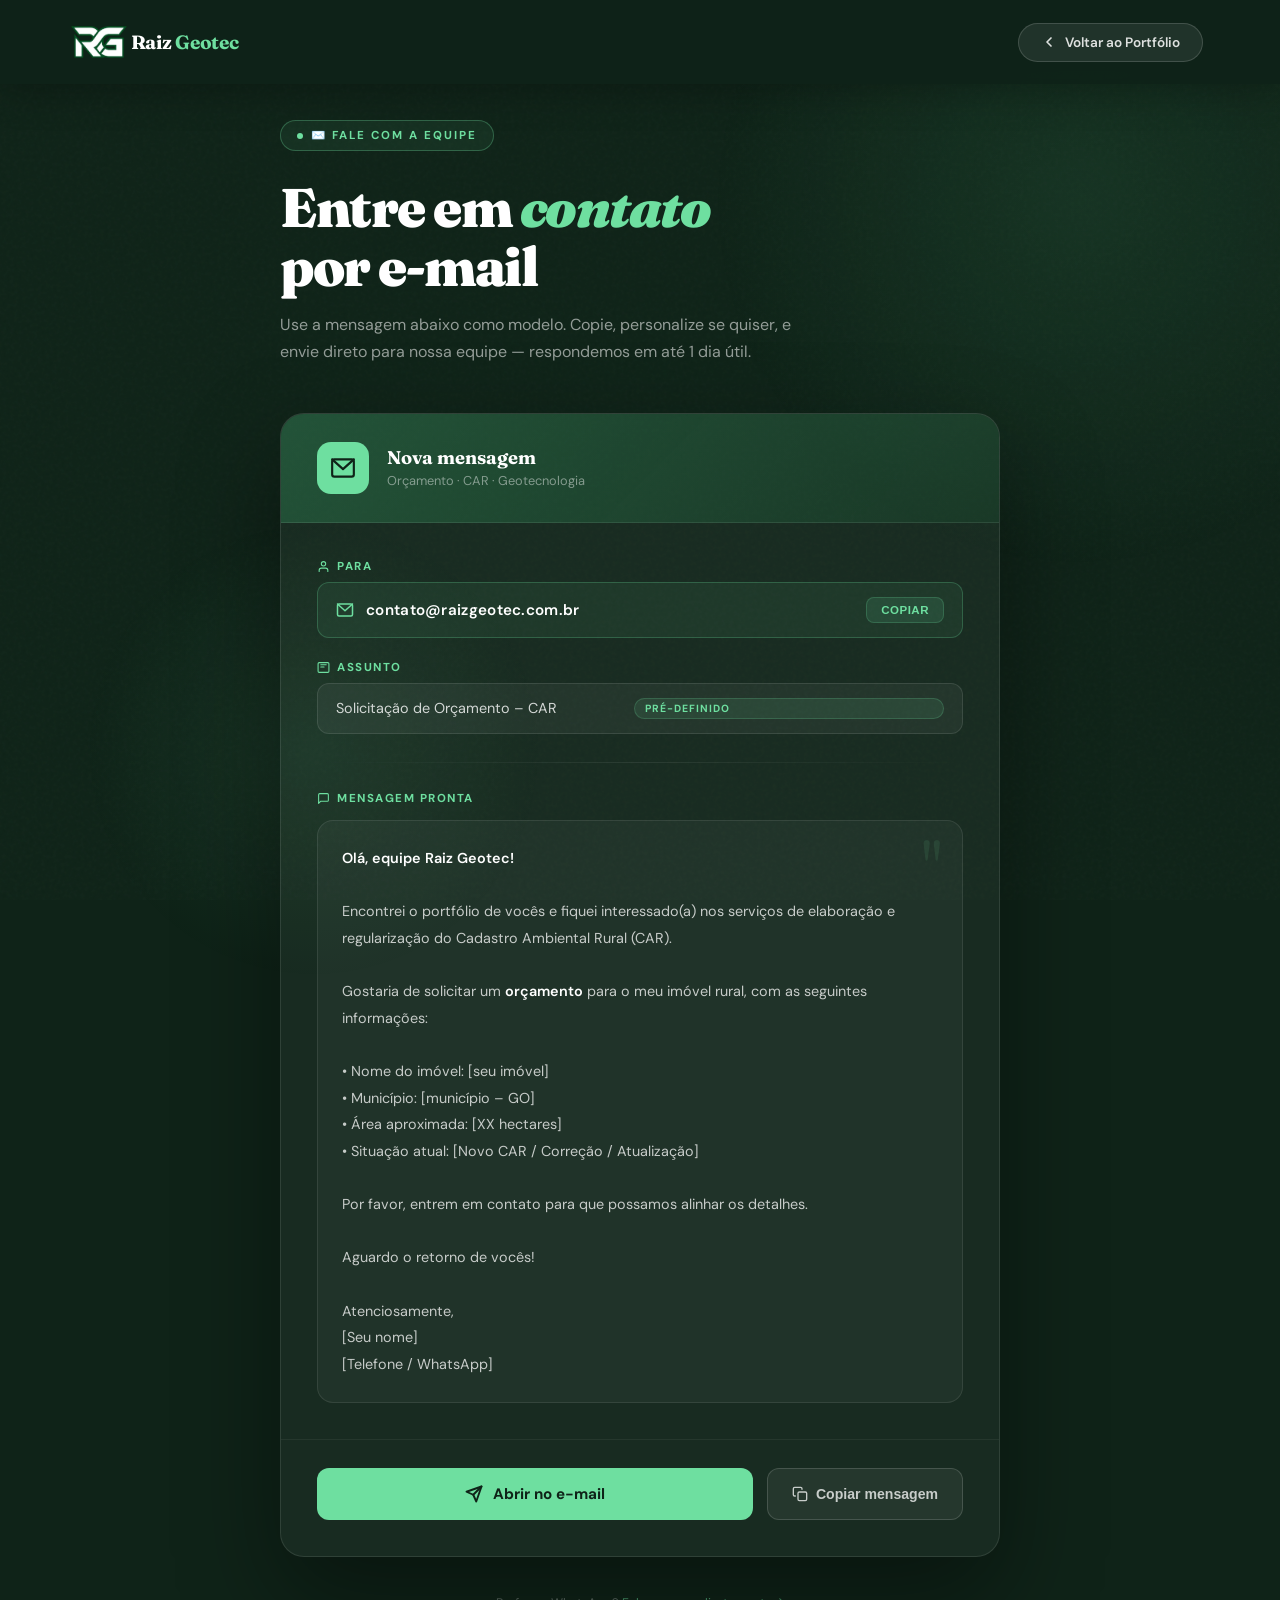
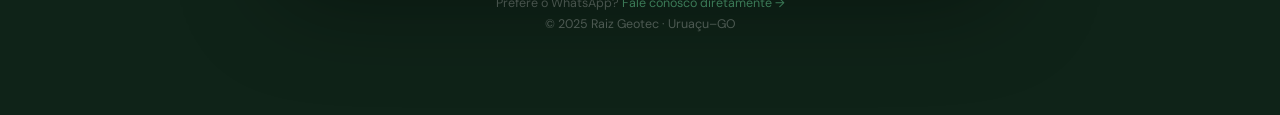
<file: email.html>
<!DOCTYPE html>
<html lang="pt-BR">
<head>
<meta charset="utf-8"/>
<meta content="width=device-width, initial-scale=1.0" name="viewport"/>
<title>Raiz Geotec | Contato por E-mail</title>
<link href="https://fonts.googleapis.com/css2?family=Fraunces:ital,wght@0,400;0,700;0,900;1,400&family=DM+Sans:wght@300;400;500;600&display=swap" rel="stylesheet"/>
<link href="email.css" rel="stylesheet"/>
</head>
<body>

<div class="bg-noise"></div>
<div class="bg-glow"></div>
<div class="bg-glow2"></div>

<!-- NAV -->
<nav>
<a class="logo" href="#">
  <img src="logo.png" alt="Raiz Geotec" class="logo-mark">
  <span class="logo-text">Raiz <span>Geotec</span></span>
</a>
  <a class="nav-back" href="index.html">
    <svg viewBox="0 0 24 24"><polyline points="15 18 9 12 15 6"/></svg>
    Voltar ao Portfólio
  </a>
</nav>

<main>
  <div class="email-wrapper">

    <div class="chip">✉️ Fale com a equipe</div>

    <h1 class="email-title">
      Entre em <em>contato</em><br/>por e-mail
    </h1>
    <p class="email-subtitle">
      Use a mensagem abaixo como modelo. Copie, personalize se quiser, e envie direto para nossa equipe — respondemos em até 1 dia útil.
    </p>

    <!-- CARD -->
    <div class="email-card">

      <div class="card-header">
        <div class="card-header-icon">
          <svg viewBox="0 0 24 24"><rect x="2" y="4" width="20" height="16" rx="2"/><polyline points="2,4 12,13 22,4"/></svg>
        </div>
        <div class="card-header-text">
          <h2>Nova mensagem</h2>
          <p>Orçamento · CAR · Geotecnologia</p>
        </div>
      </div>

      <div class="card-body">

        <!-- PARA -->
        <div class="field-row">
          <div class="field-label">
            <svg viewBox="0 0 24 24"><path d="M20 21v-2a4 4 0 0 0-4-4H8a4 4 0 0 0-4 4v2"/><circle cx="12" cy="7" r="4"/></svg>
            Para
          </div>
          <div class="field-to">
            <svg viewBox="0 0 24 24"><rect x="2" y="4" width="20" height="16" rx="2"/><polyline points="2,4 12,13 22,4"/></svg>
            <span class="email-address" id="emailAddress">contato@raizgeotec.com.br</span>
            <button class="copy-btn" id="copyEmailBtn" onclick="copyEmail()">Copiar</button>
          </div>
        </div>

        <!-- ASSUNTO -->
        <div class="field-row">
          <div class="field-label">
            <svg viewBox="0 0 24 24"><path d="M7 7h10M7 11h6"/><rect x="2" y="3" width="20" height="18" rx="2"/></svg>
            Assunto
          </div>
          <div class="field-subject">
            <span>Solicitação de Orçamento – CAR</span>
            <span class="subject-badge">Pré-definido</span>
          </div>
        </div>

        <div class="divider"></div>

        <!-- MENSAGEM -->
        <div class="message-label">
          <svg viewBox="0 0 24 24"><path d="M21 15a2 2 0 0 1-2 2H7l-4 4V5a2 2 0 0 1 2-2h14a2 2 0 0 1 2 2z"/></svg>
          Mensagem pronta
        </div>

        <div class="message-box">
          <p class="message-text" id="messageText"><strong>Olá, equipe Raiz Geotec!</strong>

Encontrei o portfólio de vocês e fiquei interessado(a) nos serviços de elaboração e regularização do Cadastro Ambiental Rural (CAR).

Gostaria de solicitar um <strong>orçamento</strong> para o meu imóvel rural, com as seguintes informações:

• Nome do imóvel: [seu imóvel]
• Município: [município – GO]
• Área aproximada: [XX hectares]
• Situação atual: [Novo CAR / Correção / Atualização]

Por favor, entrem em contato para que possamos alinhar os detalhes.

Aguardo o retorno de vocês!

Atenciosamente,
[Seu nome]
[Telefone / WhatsApp]</p>
        </div>

      </div>

      <div class="card-actions">
        <a class="btn-send" id="sendBtn" href="#" onclick="openEmail(); return false;">
          <svg viewBox="0 0 24 24"><line x1="22" y1="2" x2="11" y2="13"/><polygon points="22 2 15 22 11 13 2 9 22 2"/></svg>
          Abrir no e-mail
        </a>
        <button class="btn-copy-all" onclick="copyAll()">
          <svg viewBox="0 0 24 24"><rect x="9" y="9" width="13" height="13" rx="2"/><path d="M5 15H4a2 2 0 0 1-2-2V4a2 2 0 0 1 2-2h9a2 2 0 0 1 2 2v1"/></svg>
          Copiar mensagem
        </button>
      </div>

    </div>
    <!-- /CARD -->

    <p class="footer-note">
      Prefere o WhatsApp? <a href="https://wa.me/5500000000000">Fale conosco diretamente →</a><br/>
      © 2025 Raiz Geotec · Uruaçu–GO
    </p>

  </div>
</main>

<!-- TOAST -->
<div class="toast" id="toast">
  <svg viewBox="0 0 24 24"><polyline points="20 6 9 17 4 12"/></svg>
  <span id="toastMsg">Copiado!</span>
</div>

<script>
  const EMAIL = 'contato@raizgeotec.com.br';
  const SUBJECT = 'Solicitação de Orçamento – CAR';
  const MESSAGE = document.getElementById('messageText').innerText;

  function showToast(msg) {
    const t = document.getElementById('toast');
    document.getElementById('toastMsg').textContent = msg;
    t.classList.add('show');
    setTimeout(() => t.classList.remove('show'), 2800);
  }

  function copyEmail() {
    navigator.clipboard.writeText(EMAIL).then(() => {
      const btn = document.getElementById('copyEmailBtn');
      btn.textContent = '✓ Copiado';
      btn.classList.add('copied');
      showToast('E-mail copiado!');
      setTimeout(() => {
        btn.textContent = 'Copiar';
        btn.classList.remove('copied');
      }, 2500);
    });
  }

  function copyAll() {
    navigator.clipboard.writeText(MESSAGE).then(() => {
      showToast('Mensagem copiada!');
    });
  }

  function openEmail() {
    const body = encodeURIComponent(MESSAGE);
    const subj = encodeURIComponent(SUBJECT);
    window.location.href = `mailto:${EMAIL}?subject=${subj}&body=${body}`;
  }

  // Nav scroll effect (subtle)
  window.addEventListener('scroll', () => {
    document.querySelector('nav').style.boxShadow =
      window.scrollY > 20 ? '0 4px 40px rgba(0,0,0,0.5)' : '0 4px 40px rgba(0,0,0,0.3)';
  });
</script>
</body>
</html>
</file>
<file: email.css>
:root {
  --verde-escuro: #0f2318;
  --verde-medio: #1a4a2e;
  --verde-vivo: #2d7a4f;
  --verde-claro: #4aad72;
  --verde-neon: #6edfa0;
  --terra: #8b5e3c;
  --terra-claro: #c4935a;
  --creme: #f5f0e8;
  --branco: #ffffff;
  --cinza: #e8e4dc;
  --texto: #1a1a15;
  --texto-suave: #5a5a50;
}

*, *::before, *::after { box-sizing: border-box; margin: 0; padding: 0; }
html { scroll-behavior: smooth; }

body {
  font-family: 'DM Sans', sans-serif;
  background: var(--verde-escuro);
  color: var(--branco);
  overflow-x: hidden;
  min-height: 100vh;
}

/* NAV */
nav {
  position: fixed; top: 0; left: 0; right: 0; z-index: 1000;
  padding: 20px 6%;
  display: flex; justify-content: space-between; align-items: center;
  background: rgba(15,35,24,0.96);
  backdrop-filter: blur(16px);
  box-shadow: 0 4px 40px rgba(0,0,0,0.3);
}
.logo {
  display: flex; align-items: center; gap: 10px;
  text-decoration: none;
}

.logo-text {
  font-family: 'Fraunces', serif;
  font-size: 1.2rem; font-weight: 700;
  color: var(--branco); letter-spacing: -0.3px;
}
.logo-text span { color: var(--verde-neon); }

.nav-back {
  display: flex; align-items: center; gap: 8px;
  background: rgba(255,255,255,0.08);
  border: 1px solid rgba(255,255,255,0.15);
  color: rgba(255,255,255,0.85);
  padding: 10px 22px; border-radius: 50px;
  font-weight: 600; font-size: 0.85rem;
  text-decoration: none;
  transition: all 0.3s;
}
.nav-back:hover {
  border-color: var(--verde-neon);
  color: var(--verde-neon);
  background: rgba(110,223,160,0.08);
}
.nav-back svg {
  width: 16px; height: 16px; stroke: currentColor;
  fill: none; stroke-width: 2.5;
  stroke-linecap: round; stroke-linejoin: round;
}

/* BG FX */
.bg-noise {
  position: fixed; inset: 0; z-index: 0; pointer-events: none;
  background-image: url("data:image/svg+xml,%3Csvg viewBox='0 0 256 256' xmlns='http://www.w3.org/2000/svg'%3E%3Cfilter id='noise'%3E%3CfeTurbulence type='fractalNoise' baseFrequency='0.9' numOctaves='4' stitchTiles='stitch'/%3E%3C/filter%3E%3Crect width='100%25' height='100%25' filter='url(%23noise)' opacity='0.04'/%3E%3C/svg%3E");
  opacity: 0.6;
}
.bg-glow {
  position: fixed; pointer-events: none; z-index: 0;
  width: 800px; height: 800px;
  background: radial-gradient(circle, rgba(74,173,114,0.12) 0%, transparent 65%);
  top: -200px; right: -200px; border-radius: 50%;
  animation: breathe 7s ease-in-out infinite;
}
.bg-glow2 {
  position: fixed; pointer-events: none; z-index: 0;
  width: 500px; height: 500px;
  background: radial-gradient(circle, rgba(110,223,160,0.08) 0%, transparent 65%);
  bottom: -100px; left: 5%; border-radius: 50%;
  animation: breathe 10s ease-in-out infinite reverse;
}
@keyframes breathe { 0%,100%{transform:scale(1)} 50%{transform:scale(1.15)} }

/* MAIN */
main {
  position: relative; z-index: 1;
  min-height: 100vh;
  display: flex; align-items: center; justify-content: center;
  padding: 120px 6% 80px;
}

.email-wrapper {
  width: 100%; max-width: 720px;
  animation: fadeUp 0.8s cubic-bezier(.16,1,.3,1) both;
}
@keyframes fadeUp {
  from { opacity: 0; transform: translateY(40px); }
  to   { opacity: 1; transform: translateY(0); }
}

/* LABEL CHIP */
.chip {
  display: inline-flex; align-items: center; gap: 8px;
  border: 1px solid rgba(110,223,160,0.3);
  color: var(--verde-neon);
  padding: 7px 16px; border-radius: 50px;
  font-size: 0.72rem; font-weight: 700; letter-spacing: 2px;
  text-transform: uppercase; margin-bottom: 28px;
  background: rgba(110,223,160,0.07);
}
.chip::before {
  content: ''; width: 6px; height: 6px;
  background: var(--verde-neon); border-radius: 50%;
  animation: blink 2s infinite;
}
@keyframes blink { 0%,100%{opacity:1} 50%{opacity:0.2} }

.email-title {
  font-family: 'Fraunces', serif;
  font-size: clamp(2.2rem, 5vw, 3.4rem);
  color: var(--branco); line-height: 1.08;
  font-weight: 900; letter-spacing: -1.5px;
  margin-bottom: 14px;
}
.email-title em { font-style: italic; color: var(--verde-neon); }

.email-subtitle {
  font-size: 1rem; color: rgba(255,255,255,0.55);
  line-height: 1.7; margin-bottom: 48px;
  max-width: 520px;
}

/* CARD */
.email-card {
  background: rgba(255,255,255,0.04);
  border: 1px solid rgba(255,255,255,0.1);
  border-radius: 24px;
  overflow: hidden;
  box-shadow: 0 40px 100px rgba(0,0,0,0.4);
  backdrop-filter: blur(12px);
}

/* CARD HEADER */
.card-header {
  background: linear-gradient(135deg, rgba(45,122,79,0.5) 0%, rgba(26,74,46,0.4) 100%);
  border-bottom: 1px solid rgba(255,255,255,0.08);
  padding: 28px 36px;
  display: flex; align-items: center; gap: 18px;
}
.card-header-icon {
  width: 52px; height: 52px; flex-shrink: 0;
  background: var(--verde-neon);
  border-radius: 14px;
  display: flex; align-items: center; justify-content: center;
}
.card-header-icon svg {
  width: 26px; height: 26px;
  stroke: var(--verde-escuro); fill: none;
  stroke-width: 2; stroke-linecap: round; stroke-linejoin: round;
}
.card-header-text h2 {
  font-family: 'Fraunces', serif;
  font-size: 1.15rem; font-weight: 700;
  color: var(--branco); margin-bottom: 3px;
}
.card-header-text p {
  font-size: 0.8rem; color: rgba(255,255,255,0.45);
}

/* CARD BODY */
.card-body { padding: 36px; }

/* FIELD ROWS */
.field-row { margin-bottom: 22px; }

.field-label {
  font-size: 0.72rem; font-weight: 700;
  letter-spacing: 1.5px; text-transform: uppercase;
  color: var(--verde-neon); margin-bottom: 8px;
  display: flex; align-items: center; gap: 7px;
}
.field-label svg {
  width: 13px; height: 13px;
  stroke: var(--verde-neon); fill: none;
  stroke-width: 2; stroke-linecap: round; stroke-linejoin: round;
}

.field-to {
  display: flex; align-items: center; gap: 12px;
  background: rgba(110,223,160,0.07);
  border: 1px solid rgba(110,223,160,0.25);
  border-radius: 12px; padding: 14px 18px;
}
.field-to svg {
  width: 18px; height: 18px; flex-shrink: 0;
  stroke: var(--verde-neon); fill: none;
  stroke-width: 2; stroke-linecap: round; stroke-linejoin: round;
}
.email-address {
  font-size: 0.95rem; font-weight: 600;
  color: var(--branco); flex: 1;
  font-family: 'DM Sans', sans-serif;
  letter-spacing: 0.3px;
}
.copy-btn {
  background: rgba(110,223,160,0.12);
  border: 1px solid rgba(110,223,160,0.2);
  color: var(--verde-neon);
  border-radius: 8px; padding: 6px 14px;
  font-size: 0.72rem; font-weight: 700;
  cursor: pointer; transition: all 0.25s;
  letter-spacing: 0.5px;
  text-transform: uppercase;
}
.copy-btn:hover {
  background: var(--verde-neon); color: var(--verde-escuro);
  border-color: var(--verde-neon);
}
.copy-btn.copied {
  background: var(--verde-neon); color: var(--verde-escuro);
}

.field-subject {
  background: rgba(255,255,255,0.05);
  border: 1px solid rgba(255,255,255,0.1);
  border-radius: 12px; padding: 14px 18px;
  font-size: 0.9rem; color: rgba(255,255,255,0.8);
  font-family: 'DM Sans', sans-serif;
  display: flex; align-items: center; gap: 10px;
}
.field-subject span { flex: 1; }
.subject-badge {
  background: rgba(110,223,160,0.1);
  border: 1px solid rgba(110,223,160,0.2);
  color: var(--verde-neon);
  border-radius: 50px; padding: 3px 10px;
  font-size: 0.65rem; font-weight: 700;
  letter-spacing: 1px; text-transform: uppercase;
  white-space: nowrap;
}

/* DIVIDER */
.divider {
  height: 1px;
  background: linear-gradient(90deg, transparent, rgba(255,255,255,0.08), transparent);
  margin: 28px 0;
}

/* MESSAGE */
.message-label {
  font-size: 0.72rem; font-weight: 700;
  letter-spacing: 1.5px; text-transform: uppercase;
  color: var(--verde-neon); margin-bottom: 14px;
  display: flex; align-items: center; gap: 7px;
}
.message-label svg {
  width: 13px; height: 13px;
  stroke: var(--verde-neon); fill: none;
  stroke-width: 2; stroke-linecap: round; stroke-linejoin: round;
}

.message-box {
  background: rgba(255,255,255,0.04);
  border: 1px solid rgba(255,255,255,0.09);
  border-radius: 16px; padding: 24px;
  position: relative;
}
.message-box::before {
  content: '"';
  position: absolute; top: 14px; right: 20px;
  font-family: 'Fraunces', serif;
  font-size: 4rem; color: rgba(110,223,160,0.1);
  line-height: 1; pointer-events: none;
}

.message-text {
  font-size: 0.9rem;
  color: rgba(255,255,255,0.75);
  line-height: 1.85;
  white-space: pre-line;
}
.message-text strong {
  color: var(--branco);
  font-weight: 600;
}

/* ACTIONS */
.card-actions {
  padding: 28px 36px 36px;
  border-top: 1px solid rgba(255,255,255,0.06);
  display: flex; gap: 14px; flex-wrap: wrap;
}

.btn-send {
  flex: 1; min-width: 200px;
  background: var(--verde-neon);
  color: var(--verde-escuro);
  padding: 16px 28px; border-radius: 12px;
  font-weight: 700; font-size: 0.95rem;
  text-decoration: none;
  display: inline-flex; align-items: center; justify-content: center; gap: 10px;
  transition: all 0.3s;
  cursor: pointer; border: none;
}
.btn-send:hover {
  transform: translateY(-3px);
  box-shadow: 0 14px 36px rgba(110,223,160,0.35);
}
.btn-send svg {
  width: 18px; height: 18px;
  stroke: var(--verde-escuro); fill: none;
  stroke-width: 2.5; stroke-linecap: round; stroke-linejoin: round;
}

.btn-copy-all {
  background: rgba(255,255,255,0.06);
  border: 1px solid rgba(255,255,255,0.15);
  color: rgba(255,255,255,0.75);
  padding: 16px 24px; border-radius: 12px;
  font-weight: 600; font-size: 0.88rem;
  text-decoration: none;
  display: inline-flex; align-items: center; gap: 8px;
  transition: all 0.3s; cursor: pointer;
  background-color: rgba(255,255,255,0.06);
}
.btn-copy-all:hover {
  border-color: var(--verde-neon);
  color: var(--verde-neon);
  background: rgba(110,223,160,0.07);
}
.btn-copy-all svg {
  width: 16px; height: 16px;
  stroke: currentColor; fill: none;
  stroke-width: 2; stroke-linecap: round; stroke-linejoin: round;
}

/* TOAST */
.toast {
  position: fixed; bottom: 36px; left: 50%; transform: translateX(-50%) translateY(80px);
  background: var(--verde-neon); color: var(--verde-escuro);
  padding: 13px 24px; border-radius: 50px;
  font-weight: 700; font-size: 0.85rem;
  display: flex; align-items: center; gap: 8px;
  box-shadow: 0 8px 32px rgba(110,223,160,0.4);
  transition: transform 0.4s cubic-bezier(.16,1,.3,1), opacity 0.4s;
  z-index: 9999; pointer-events: none; opacity: 0;
}
.toast.show { transform: translateX(-50%) translateY(0); opacity: 1; }
.toast svg {
  width: 16px; height: 16px;
  stroke: var(--verde-escuro); fill: none;
  stroke-width: 3; stroke-linecap: round; stroke-linejoin: round;
}

/* FOOTER NOTE */
.footer-note {
  text-align: center; margin-top: 36px;
  font-size: 0.78rem; color: rgba(255,255,255,0.3);
  line-height: 1.7;
}
.footer-note a { color: rgba(110,223,160,0.6); text-decoration: none; }
.footer-note a:hover { color: var(--verde-neon); }

/* RESPONSIVE */
@media (max-width: 600px) {
  main { padding: 100px 4% 60px; }
  .card-header { padding: 22px 22px; }
  .card-body { padding: 24px 22px; }
  .card-actions { padding: 22px 22px 28px; flex-direction: column; }
  .btn-send { min-width: unset; }
  .email-title { font-size: clamp(1.8rem, 7vw, 3.4rem); }
}
.logo-mark {
  width: 44px; height: 44px;
  border-radius: 0;
  object-fit: contain;
  flex-shrink: 0;
  background: none; /* apaga o verde */
  transform: scale(3);
}
</file>
